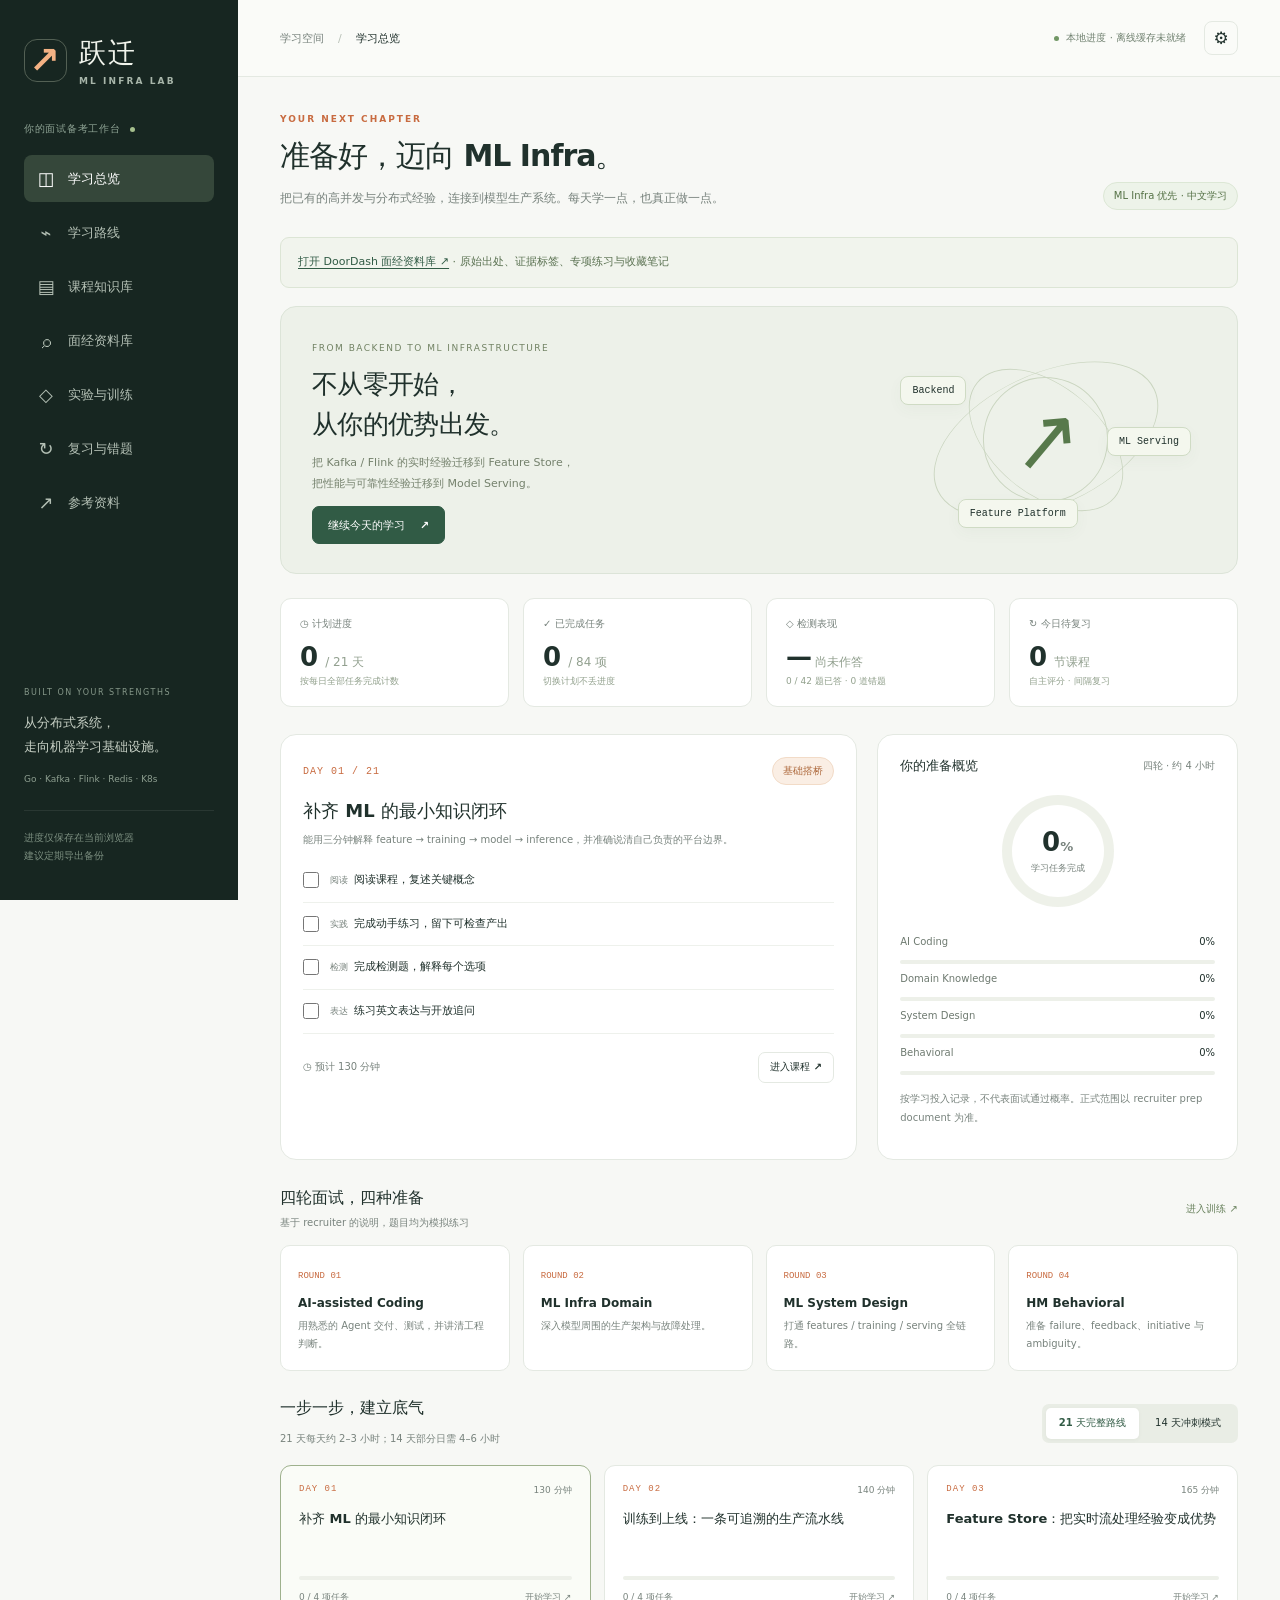
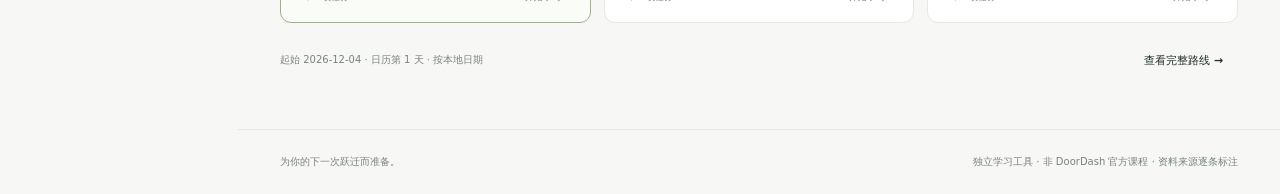
<file: index.html>
<!doctype html>
<html lang="zh-CN">
<head>
  <meta charset="utf-8">
  <meta name="viewport" content="width=device-width,initial-scale=1">
  <meta name="theme-color" content="#172621">
  <meta name="description" content="为后端工程师设计的 14–21 天 DoorDash ML Infrastructure 中文面试备考工作台。课程、实战、模拟面试与本地学习进度。">
  <title>跃迁 · DoorDash ML Infra 备考工作台</title>
  <link rel="icon" href="./icon.svg" type="image/svg+xml">
  <link rel="manifest" href="./manifest.webmanifest">
  <link rel="stylesheet" href="./style.css">
  <link rel="stylesheet" href="./interview.css">
  <script defer src="./curriculum.js"></script>
  <script defer src="./interviews.js"></script>
  <script defer src="./interview-guides.js"></script>
  <script defer src="./interview-ui.js"></script>
  <script defer src="./app.js"></script>
</head>
<body>
  <a class="skip" href="#main">跳到主要内容</a>
  <aside class="sidebar" aria-label="主要导航">
    <a class="brand" href="#home"><span class="brand-mark">↗</span><span>跃迁<span class="brand-en">ML INFRA LAB</span></span></a>
    <div class="workspace-label">你的面试备考工作台 <span class="live-dot"></span></div>
    <nav id="navigation"></nav>
    <div class="sidebar-bottom"><div class="mini-label">BUILT ON YOUR STRENGTHS</div><p>从分布式系统，<br>走向机器学习基础设施。</p><div class="stack">Go · Kafka · Flink · Redis · K8s</div><div class="privacy-note">进度仅保存在当前浏览器<br>建议定期导出备份</div></div>
  </aside>
  <div class="shell">
    <header class="topbar"><div><span class="breadcrumb">学习空间</span><span class="separator">/</span><span id="page-name">学习总览</span></div><div class="top-actions"><span class="save-status" id="save-status">本地进度</span><button class="icon-btn" id="settings-button" aria-label="打开学习设置">⚙</button></div></header>
    <main id="main" tabindex="-1"></main>
    <footer>为你的下一次跃迁而准备。<span>独立学习工具 · 非 DoorDash 官方课程 · 资料来源逐条标注</span></footer>
  </div>
  <dialog id="settings-dialog" aria-labelledby="settings-title"><div class="dialog-head"><h2 id="settings-title">学习设置与备份</h2><button class="icon-btn" data-close="settings-dialog" aria-label="关闭设置">✕</button></div><div id="settings-content"></div></dialog>
  <div id="toast" role="status" aria-live="polite"></div>
  <noscript>请开启 JavaScript 使用课程、进度与复习功能。课程数据也可在离线包的 curriculum.js 中阅读。</noscript>
</body>
</html>
</file>
<file: style.css>
:root{--ink:#20312c;--muted:#78837d;--paper:#f7f8f5;--white:#fff;--line:#e4e9e2;--green:#315b45;--orange:#c86b40;--soft:#eaf0e8;--dark:#172621;--radius:16px;font-family:Inter,"PingFang SC","Microsoft YaHei",system-ui,sans-serif;color:var(--ink);background:var(--paper);font-synthesis:none}
*{box-sizing:border-box}body{margin:0}button,input,select,textarea{font:inherit}button,a,input,select,textarea{-webkit-tap-highlight-color:transparent}button{cursor:pointer}a{color:inherit;text-decoration:none}button:focus-visible,a:focus-visible,input:focus-visible,select:focus-visible,textarea:focus-visible,summary:focus-visible{outline:3px solid #d28d60;outline-offset:4px}button:disabled{opacity:.55;cursor:default}button{color:inherit}h1,h2,h3,h4,p{margin-top:0}button{touch-action:manipulation}.skip{position:fixed;left:20px;top:-60px;background:white;z-index:100;padding:12px}.skip:focus{top:10px}
.sidebar{position:fixed;width:238px;inset:0 auto 0 0;background:var(--dark);color:#f1f4ec;padding:35px 24px;z-index:10;display:flex;flex-direction:column}.brand{display:flex;gap:12px;align-items:center;font-weight:650;font-size:27px;letter-spacing:2px}.brand-mark{display:grid;place-items:center;width:43px;height:43px;border:1px solid #536054;border-radius:13px;color:#f4b284;font-size:37px;line-height:1}.brand-en{display:block;font-size:9px;letter-spacing:2.1px;color:#a8b6aa;margin-top:5px}.workspace-label{font-size:10px;color:#8fa495;margin:36px 0 19px;letter-spacing:.7px;display:flex;align-items:center;gap:10px}.live-dot{width:5px;height:5px;background:#a5bf8d;border-radius:50%}nav{display:grid;gap:7px}.nav-link{display:flex;align-items:center;gap:13px;padding:13px;border-radius:8px;color:#b4c0b5;font-size:13px;transition:background .2s}.nav-link:hover{background:#ffffff0a;color:white}.nav-link.active{color:#fff;background:#35473a}.nav-icon{width:18px;text-align:center;font-size:18px}.nav-count{margin-left:auto;background:#ffffff13;padding:2px 6px;border-radius:4px;font-size:10px}.sidebar-bottom{margin-top:auto;padding-top:40px}.mini-label{font-size:8px;letter-spacing:1.5px;color:#859789}.sidebar-bottom p{font-size:13px;line-height:1.9;color:#c7d0c5;margin:14px 0}.stack{font-size:9px;color:#8d9e90}.privacy-note{border-top:1px solid #ffffff14;margin-top:26px;padding-top:18px;color:#7c8f80;font-size:10px;line-height:1.8}.shell{margin-left:238px}.topbar{height:77px;border-bottom:1px solid var(--line);padding:0 42px;display:flex;justify-content:space-between;align-items:center;font-size:11px;background:#fafbf8}.breadcrumb{color:var(--muted)}.separator{color:#b8c0b7;padding:0 14px}.top-actions{display:flex;gap:18px;align-items:center}.save-status{color:#708170;font-size:10px}.save-status:before{content:"";display:inline-block;background:#719765;width:5px;height:5px;border-radius:50%;margin-right:7px}.icon-btn{border:1px solid var(--line);background:transparent;border-radius:8px;min-height:34px;min-width:34px;font-size:17px}.icon-btn:hover{background:var(--soft)}main{padding:37px 42px 50px;max-width:1560px;margin:auto;min-height:calc(100vh - 150px)}footer{padding:25px 42px;border-top:1px solid var(--line);font-size:10px;color:var(--muted);display:flex;justify-content:space-between;gap:12px}.eyebrow{font-size:9px;letter-spacing:2px;color:var(--orange);font-weight:650;margin-bottom:12px}.page-heading{display:flex;justify-content:space-between;align-items:flex-end;gap:24px;margin-bottom:27px}.page-heading h1{font-size:30px;font-weight:600;letter-spacing:-1px;margin:0 0 10px}.subtitle{color:var(--muted);font-size:12px;line-height:1.9;margin:0}.pill{font-size:10px;padding:6px 10px;border:1px solid var(--line);border-radius:20px;white-space:nowrap;background:white}.pill.green{background:#edf3e9;color:#547145;border-color:#dce7d5}.pill.orange{background:#faeee4;color:#ad683b;border-color:#f2dbc7}.pill.dark{background:var(--green);color:white;border-color:var(--green)}.hero{border:1px solid #dce4d8;border-radius:var(--radius);background:#edf1e9;position:relative;overflow:hidden;display:grid;grid-template-columns:1.5fr 1fr;margin-bottom:24px;min-height:214px}.hero-copy{padding:29px 31px;z-index:1}.hero h2{font-size:26px;font-weight:580;line-height:1.55;letter-spacing:-.7px;margin:9px 0}.hero p{font-size:11px;line-height:1.9;color:#74816c;max-width:400px}.hero-meta{font-size:9px;letter-spacing:1.5px;color:#718263}.hero-art{position:relative;min-height:180px;display:flex;align-items:center;justify-content:center}.orbit{position:absolute;width:240px;height:240px;border:1px solid #cbd6c1;border-radius:50%;transform:rotate(-25deg) scaleY(.55)}.orbit:nth-child(2){width:180px;height:180px;transform:rotate(40deg) scaleY(.6)}.orbit:nth-child(3){width:125px;height:125px;transform:rotate(10deg)}.orbit-label{position:absolute;border:1px solid #cfdbc4;background:#f4f7ee;padding:8px 11px;border-radius:8px;font-family:monospace;font-size:10px;box-shadow:0 5px 15px #4b654b0a}.orbit-label.one{left:12%;top:26%}.orbit-label.two{right:12%;top:45%}.orbit-label.three{left:27%;bottom:17%}.art-arrow{font-size:84px;font-weight:200;color:#57794b;transform:rotate(-5deg)}.button{display:inline-flex;align-items:center;justify-content:center;gap:8px;border:1px solid var(--line);background:white;border-radius:7px;padding:10px 15px;font-size:11px;min-height:38px;font-weight:550}.button:hover{filter:brightness(.97);border-color:#a7b8a1}.button.primary{background:var(--green);color:white;border-color:var(--green)}.button.small{font-size:10px;padding:7px 11px;min-height:31px}.button.danger{color:#a73d31}.button.ghost{border:0;background:transparent;padding-left:0}.arrow{margin-left:7px}.stats{display:grid;grid-template-columns:repeat(4,1fr);gap:14px;margin-bottom:27px}.stat{border:1px solid var(--line);background:white;border-radius:11px;padding:18px 19px}.stat-label{font-size:10px;color:var(--muted);display:flex;align-items:center;gap:8px}.stat-value{font-size:26px;letter-spacing:-1px;margin:11px 0 3px;font-weight:570}.stat-value span{font-size:12px;color:#92a08f;letter-spacing:0;font-weight:400}.stat-note{font-size:9px;color:#91a08c}.section-head{display:flex;justify-content:space-between;align-items:center;gap:12px;margin:28px 0 15px}.section-head h2{font-size:16px;font-weight:600;margin:0}.section-head p{font-size:10px;color:var(--muted);margin:7px 0 0}.section-head a{font-size:10px;color:#69825d}.dashboard-grid{display:grid;grid-template-columns:1.6fr 1fr;gap:20px}.panel{background:white;border:1px solid var(--line);border-radius:var(--radius);padding:22px}.today-head{display:flex;justify-content:space-between;gap:10px;align-items:center}.today-day{font-family:monospace;font-size:10px;color:var(--orange);letter-spacing:1px}.today-title{font-size:18px;font-weight:600;margin:14px 0 8px}.meta{font-size:10px;color:var(--muted);line-height:1.8}.task{display:flex;gap:11px;align-items:flex-start;padding:12px 0;border-bottom:1px solid #eef1ec;font-size:11px;line-height:1.7;cursor:pointer}.task:last-child{border:0}.task input{accent-color:var(--green);width:16px;height:16px;margin:1px 0 0;flex-shrink:0}.task:has(input:checked) .task-title{text-decoration:line-through;color:var(--muted)}.task-kind{font-size:9px;color:var(--muted);margin-right:6px}.task strong{font-weight:500}.panel-foot{display:flex;justify-content:space-between;align-items:center;gap:10px;margin-top:18px}.progress-ring{height:112px;width:112px;border-radius:50%;background:conic-gradient(var(--green) var(--pct),#eef1e9 0);display:grid;place-items:center;margin:20px auto}.ring-inner{height:92px;width:92px;border-radius:50%;background:white;display:flex;align-items:center;justify-content:center;flex-direction:column}.ring-inner strong{font-size:26px;font-weight:550}.ring-inner span{font-size:9px;color:var(--muted);margin-top:5px}.round-row{display:flex;justify-content:space-between;gap:10px;font-size:10px;padding:9px 0}.round-name{color:#6e7a70}.round-value{font-variant-numeric:tabular-nums}.bar{height:4px;border-radius:5px;background:#edf0e9;overflow:hidden;margin-top:4px}.bar i{display:block;height:100%;background:#8da77d;border-radius:5px;transition:width .25s}.round-cards{display:grid;grid-template-columns:repeat(4,1fr);gap:13px}.round-card{border:1px solid var(--line);border-radius:10px;padding:17px;background:#fff}.round-number{font-family:monospace;font-size:9px;color:var(--orange)}.round-card h3{font-size:12px;margin:14px 0 7px;font-weight:600}.round-card p{font-size:10px;color:var(--muted);line-height:1.8;margin:0}.roadmap-head{display:flex;justify-content:space-between;gap:12px;align-items:center;margin:27px 0 17px}.segmented{background:#e9ede5;border-radius:7px;padding:4px;display:inline-flex;gap:3px}.segmented button{border:0;background:transparent;padding:7px 13px;font-size:10px;border-radius:5px;min-height:31px}.segmented button.selected{background:white;box-shadow:0 1px 4px #162c1b0b;color:var(--green);font-weight:600}.roadmap-preview{display:grid;grid-template-columns:repeat(3,1fr);gap:13px}.day-card{background:white;border:1px solid var(--line);border-radius:11px;padding:18px;position:relative;display:flex;flex-direction:column;gap:11px;min-height:158px}.day-card.current{border-color:#9eb18d;background:#fafcf7}.day-card.complete{background:#f0f5ec}.day-top{display:flex;justify-content:space-between;gap:10px;font-size:9px;color:var(--muted)}.day-index{color:var(--orange);font-family:monospace;letter-spacing:1px}.day-card h3{font-size:13px;line-height:1.7;font-weight:550;margin:0;min-height:44px}.day-card .bar{margin-top:auto}.day-card:hover{border-color:#91a581}.day-bottom{display:flex;justify-content:space-between;align-items:center;font-size:9px;color:var(--muted)}.roadmap-list{display:grid;gap:14px}.roadmap-day{display:grid;grid-template-columns:70px 1fr auto;gap:20px;padding:22px;background:#fff;border:1px solid var(--line);border-radius:12px;align-items:start}.roadmap-day.current{border-color:#8ea57b}.large-day{font-family:monospace;font-size:27px;line-height:1.2;color:#8ca17e}.large-day span{font-family:inherit;display:block;font-size:9px;letter-spacing:2px;color:#8a9784;margin-bottom:6px}.roadmap-day h3{font-size:14px;font-weight:550;margin:0 0 9px}.lesson-links{display:flex;flex-wrap:wrap;gap:8px;margin-top:13px}.lesson-chip{font-size:10px;border:1px solid var(--line);background:#f7f9f4;border-radius:6px;padding:7px 9px}.lesson-chip:hover{border-color:#9bb18c}.phase-label{font-size:9px;color:var(--orange);letter-spacing:1px;margin:24px 0 12px}.notice{background:#f1f4ed;border:1px solid #dce5d5;border-radius:9px;font-size:11px;line-height:1.9;padding:14px 17px;margin:18px 0;color:#5a7151}.notice.warning{background:#fff5e9;border-color:#efdabd;color:#8a6439}.catalog{display:grid;grid-template-columns:repeat(3,1fr);gap:16px}.lesson-card{display:flex;flex-direction:column;border:1px solid var(--line);border-radius:12px;background:white;padding:20px;gap:12px}.lesson-card h2{font-size:15px;line-height:1.7;font-weight:550;margin:0}.lesson-card p{font-size:11px;line-height:1.9;color:var(--muted);margin:0}.lesson-card .button{margin-top:auto}.search{border:1px solid var(--line);background:white;border-radius:8px;padding:11px 14px;width:100%;font-size:12px;min-height:42px}.filters{display:flex;gap:9px;flex-wrap:wrap;margin:19px 0}.filter{border:1px solid var(--line);border-radius:20px;background:white;padding:7px 12px;font-size:10px;min-height:34px}.filter.active{background:var(--green);color:#fff;border-color:var(--green)}.lesson-layout{display:grid;grid-template-columns:minmax(0,1fr) 245px;gap:25px;align-items:start}.article{background:white;border:1px solid var(--line);border-radius:var(--radius);padding:30px;min-width:0}.article h2{font-size:18px;margin:31px 0 14px;font-weight:600}.article h2:first-child{margin-top:0}.article p{font-size:13px;line-height:2.1;color:#546358;overflow-wrap:anywhere}.term-box{font-size:11px;line-height:2;color:#8d673e;background:#fbf5eb;border:1px solid #efe3d1;padding:14px 17px;border-radius:8px;margin-bottom:23px}.article .lab{padding:20px;border:1px solid #dce6d4;background:#f5f8f1;border-radius:10px;margin:25px 0}.article .lab h2{margin:0 0 12px;font-size:15px}.english{border-left:3px solid #abbd9c;background:#f7f9f5;padding:17px 20px;font-size:13px;line-height:1.9;font-family:Georgia,serif;margin:20px 0}.sticky{position:sticky;top:24px}.lesson-aside .panel{padding:20px;margin-bottom:15px}.lesson-aside h3{font-size:12px;font-weight:550;margin-bottom:13px}.lesson-aside .task{font-size:10px}.lesson-aside .meta{font-size:9px}.quiz-question{border:1px solid var(--line);border-radius:10px;padding:20px;margin:15px 0}.quiz-question h3{font-size:13px;line-height:1.9;font-weight:550;margin-bottom:14px}.quiz-option{display:flex;width:100%;text-align:left;gap:10px;align-items:flex-start;background:#fafbf8;border:1px solid var(--line);padding:11px 12px;border-radius:7px;font-size:11px;line-height:1.7;margin:8px 0}.quiz-option:hover{background:#f0f4eb}.quiz-option.correct{border-color:#84a16f;background:#eef5e9}.quiz-option.wrong{border-color:#d6a18c;background:#fcf0e9}.quiz-result{font-size:11px;line-height:1.9;padding:12px;background:#f3f6ee;border-radius:7px;margin-top:13px}.quiz-result.wrong{background:#fff1e8;color:#8b593b}.source-list{display:grid;gap:12px}.source-link{display:block;background:#fafbf8;border:1px solid var(--line);border-radius:8px;padding:13px;font-size:11px;line-height:1.8}.source-link strong{display:block;font-weight:550;color:#355d43}.source-link span{font-size:9px;color:var(--muted)}.source-link:hover{border-color:#9eb28e}.notes-label{font-size:11px;display:block;margin:15px 0 8px}textarea{width:100%;min-height:115px;border:1px solid var(--line);border-radius:8px;resize:vertical;background:#fcfdfb;padding:12px;font-size:12px;line-height:1.8;color:var(--ink)}.question-card{border:1px solid var(--line);border-radius:12px;padding:22px;background:white;margin:13px 0}.question-card h3{font-size:14px;line-height:1.8;font-weight:550;margin:13px 0}.question-actions{display:flex;flex-wrap:wrap;gap:8px;margin-top:14px}.answer{background:#f2f6ed;border-radius:7px;padding:16px;margin-top:15px;font-size:12px;line-height:1.9}.answer[hidden]{display:none}.empty{padding:45px;text-align:center;border:1px dashed #c8d2c1;border-radius:12px;color:var(--muted);font-size:12px;background:#fcfdfb}.review-grid{display:grid;grid-template-columns:1fr 1fr;gap:18px}.review-card{padding:22px;border:1px solid var(--line);border-radius:12px;background:white}.review-card h3{font-size:14px;line-height:1.7}.review-card p{font-size:11px;line-height:1.9;color:var(--muted)}.lab-tabs{display:flex;gap:8px;flex-wrap:wrap;margin-bottom:22px}.form-grid{display:grid;grid-template-columns:repeat(3,1fr);gap:15px;margin:20px 0}.field label{font-size:10px;color:var(--muted);display:block;margin-bottom:8px}.field input,.field select{width:100%;border:1px solid var(--line);border-radius:7px;padding:10px 12px;background:#fcfdf9;min-height:41px}.result-grid{display:grid;grid-template-columns:repeat(4,1fr);gap:12px;margin:22px 0}.result-item{border:1px solid var(--line);border-radius:8px;padding:15px}.result-item b{font-size:22px;display:block;font-weight:550}.result-item span{display:block;font-size:10px;margin-top:8px;color:var(--muted)}.diagram{border:1px solid var(--line);border-radius:12px;padding:23px;background:#f6f8f2;margin:20px 0;overflow:hidden}.diagram-label{font-size:9px;letter-spacing:1px;color:var(--orange);margin-bottom:14px}.diagram-flow{display:flex;gap:7px;align-items:center;flex-wrap:wrap}.diagram-node{padding:13px 10px;background:white;border:1px solid #d6e1cd;border-radius:7px;font-size:10px;flex:1;min-width:90px;text-align:center;line-height:1.7}.diagram-arrow{color:#8ea381}.diagram-offline{margin-top:22px;border-top:1px dashed #d2ddc7;padding-top:19px}.checklist{padding:0;list-style:none}.checklist li{font-size:12px;line-height:1.9;padding:7px 0}.checklist li:before{content:"↗";color:var(--orange);margin-right:10px}details{border:1px solid var(--line);border-radius:9px;background:#fff;margin:12px 0;padding:15px 18px;font-size:12px;line-height:1.9}summary{cursor:pointer;font-weight:550}details p{margin:13px 0 0;color:#65725f}pre{background:#1c2b25;color:#e2eada;padding:20px;border-radius:9px;overflow:auto;font-size:11px;line-height:1.9}code{font-family:"SFMono-Regular",Consolas,monospace;overflow-wrap:anywhere}.timer{display:flex;align-items:center;justify-content:space-between;gap:18px;background:#edf2e7;border:1px solid #d9e3d0;padding:18px 22px;border-radius:11px;margin:20px 0;flex-wrap:wrap}.timer-time{font-family:monospace;font-size:30px;font-variant-numeric:tabular-nums;letter-spacing:2px}.timer-controls{display:flex;gap:8px;align-items:center}.timer select{padding:7px;border:1px solid var(--line);border-radius:6px;background:white;font-size:11px}.resource-grid{display:grid;grid-template-columns:1fr 1fr;gap:17px}.resource-card{padding:22px;border:1px solid var(--line);border-radius:12px;background:white;display:flex;flex-direction:column;gap:12px}.resource-card h2{font-size:14px;line-height:1.8;margin:0;font-weight:550}.resource-card p{font-size:11px;line-height:1.9;color:var(--muted);margin:0}.resource-card a{margin-top:auto}.resource-org{font-size:10px;color:var(--orange);display:flex;justify-content:space-between;gap:8px}.backup-grid{display:grid;grid-template-columns:1fr 1fr;gap:18px}.backup-grid h2{font-size:16px}.backup-grid p{font-size:12px;line-height:1.9;color:var(--muted)}.inline-field{display:flex;gap:10px;align-items:center;margin:15px 0}.inline-field input{border:1px solid var(--line);padding:9px;border-radius:6px;max-width:100%}dialog{border:1px solid var(--line);border-radius:17px;padding:25px;max-width:540px;width:calc(100% - 32px);max-height:90vh;color:var(--ink);box-shadow:0 30px 100px #11221622}dialog::backdrop{background:#14251b66;backdrop-filter:blur(3px)}.dialog-head{display:flex;align-items:center;justify-content:space-between;gap:16px;margin-bottom:20px}.dialog-head h2{font-size:18px;margin:0}dialog p{font-size:12px;line-height:1.9;color:var(--muted)}dialog .button{margin:5px 5px 5px 0}.danger-area{border-top:1px solid var(--line);margin-top:23px;padding-top:15px}.date-info{font-size:10px;color:var(--muted)}#toast{position:fixed;bottom:24px;left:calc(50% + 119px);transform:translate(-50%,20px);background:#243d2d;color:white;padding:13px 20px;border-radius:9px;font-size:12px;z-index:100;opacity:0;pointer-events:none;transition:.2s;max-width:90vw;text-align:center}#toast.show{opacity:1;transform:translate(-50%,0)}.sr-only{position:absolute;width:1px;height:1px;padding:0;margin:-1px;overflow:hidden;clip:rect(0,0,0,0);border:0}.timeline-note{font-size:10px;color:var(--muted);line-height:1.9;margin-top:14px}.tabular{font-variant-numeric:tabular-nums}.completed-banner{background:#eaf2e3;padding:17px;border-radius:9px;margin-bottom:20px;font-size:12px;color:#456337}.star-fields{display:grid;grid-template-columns:1fr 1fr;gap:15px}.star-fields .wide{grid-column:1/-1}.chart-row{display:grid;grid-template-columns:75px 1fr 65px;gap:12px;align-items:center;font-size:10px;margin:12px 0}.chart-row .bar{height:12px;margin:0}.chart-row b{text-align:right;font-weight:500}.text-link{color:var(--green);text-decoration:underline;text-underline-offset:3px}.no-margin{margin:0}.mobile-word{display:none}
@media(min-width:1500px){main{padding-top:45px}.hero{min-height:245px}.hero-copy{padding:37px 39px}.hero h2{font-size:31px}.hero-art{min-height:220px}.orbit{width:300px;height:300px}.orbit:nth-child(2){width:235px;height:235px}.orbit:nth-child(3){width:165px;height:165px}.art-arrow{font-size:108px}}
@media(max-width:1150px){.sidebar{width:210px;padding:30px 20px}.shell{margin-left:210px}.topbar{padding:0 27px}main{padding:30px 27px}.catalog{grid-template-columns:1fr 1fr}.lesson-layout{grid-template-columns:minmax(0,1fr) 215px;gap:17px}.hero-copy{padding:25px}.hero h2{font-size:24px}.orbit-label.one{left:3%}.orbit-label.two{right:3%}.dashboard-grid{grid-template-columns:1.4fr 1fr}footer{padding:25px 27px}.round-cards{gap:9px}.round-card{padding:14px}.round-card h3{font-size:11px}#toast{left:calc(50% + 105px)}}
@media(max-width:900px){.sidebar{width:174px;padding:25px 15px}.shell{margin-left:174px}.brand{font-size:23px;gap:9px}.brand-mark{width:36px;height:36px}.brand-en{font-size:7px}.nav-link{font-size:11px;padding:12px 9px;gap:9px}.workspace-label{font-size:9px}.sidebar-bottom p{font-size:11px}.stack{font-size:8px}.hero{grid-template-columns:1.5fr 1fr}.hero h2{font-size:22px}.hero-art .orbit{width:170px;height:170px}.orbit-label{font-size:8px;padding:6px 8px}.stats{gap:9px}.stat{padding:15px 13px}.stat-value{font-size:24px}.dashboard-grid{grid-template-columns:1fr}.round-cards{grid-template-columns:1fr 1fr}.roadmap-preview{grid-template-columns:1fr 1fr}.roadmap-preview .day-card:last-child{display:none}.lesson-layout{grid-template-columns:1fr}.sticky{position:static}.lesson-aside{display:grid;grid-template-columns:1fr 1fr;gap:15px}.article{padding:24px}.page-heading h1{font-size:26px}.result-grid{grid-template-columns:1fr 1fr}.hero-copy{padding:23px}.hero p{font-size:10px}.resource-grid{grid-template-columns:1fr}.page-heading{align-items:flex-start}.roadmap-day{grid-template-columns:50px 1fr;gap:15px}.roadmap-day>.button{grid-column:2}.review-grid{grid-template-columns:1fr}footer{flex-direction:column;line-height:1.7}#toast{left:calc(50% + 87px)}}
@media(max-width:650px){.sidebar{position:fixed;inset:auto 0 0;width:auto;padding:0;height:68px;border-top:1px solid #ffffff1a;background:#172621f5;backdrop-filter:blur(10px)}.sidebar .brand,.workspace-label,.sidebar-bottom{display:none}nav{display:flex;gap:0;height:100%;justify-content:space-around;padding:6px}.nav-link{flex:1;justify-content:center;flex-direction:column;gap:4px;padding:7px 1px;font-size:9px;border-radius:7px}.nav-icon{font-size:18px}.nav-count{display:none}.nav-link.active{background:#ffffff0c;color:#d4e8c2}.shell{margin-left:0;padding-bottom:68px}.topbar{height:58px;padding:0 20px;font-size:10px}.top-actions{gap:10px}.save-status{font-size:9px}.topbar .icon-btn{border:0}main{padding:25px 18px 35px}.page-heading{gap:12px;margin-bottom:21px}.page-heading h1{font-size:25px;line-height:1.4;letter-spacing:-.5px}.page-heading>.pill{display:none}.eyebrow{font-size:8px;margin-bottom:10px;letter-spacing:1.5px}.subtitle{font-size:11px}.hero{min-height:225px;grid-template-columns:1fr .65fr;margin-bottom:17px}.hero-copy{padding:22px 0 22px 20px}.hero h2{font-size:22px;line-height:1.6}.hero p{font-size:10px}.hero-meta{font-size:7px}.hero-art{min-width:0;overflow:hidden}.hero-art .orbit{width:150px;height:150px}.orbit-label{font-size:7px;padding:6px}.orbit-label.one{left:2%;top:25%}.orbit-label.two{right:-1%;top:45%}.orbit-label.three{left:11%;bottom:19%}.art-arrow{font-size:65px}.stats{grid-template-columns:1fr 1fr;gap:10px;margin-bottom:22px}.stat{padding:15px}.stat-value{font-size:25px;margin:9px 0 3px}.stat-label{font-size:10px}.stat-note{font-size:9px}.dashboard-grid{gap:14px}.panel{padding:20px}.section-head{margin-top:23px}.section-head h2{font-size:15px}.today-title{font-size:17px}.round-cards{gap:10px}.round-card{padding:16px}.round-card h3{font-size:11px}.round-card p{font-size:10px}.roadmap-preview{gap:10px}.day-card{padding:15px;min-height:168px}.day-card h3{font-size:12px}.roadmap-head{align-items:flex-start}.roadmap-head .meta{font-size:9px;max-width:135px}.segmented button{padding:6px 9px;font-size:9px}.catalog{grid-template-columns:1fr}.lesson-card{padding:20px}.lesson-card h2{font-size:16px}.lesson-aside{grid-template-columns:1fr}.lesson-layout{display:flex;flex-direction:column}.lesson-aside{width:100%}.article{padding:22px 19px;width:100%}.article p{font-size:13px;line-height:2.05}.article h2{font-size:17px}.term-box{font-size:10px}.english{font-size:13px;padding:15px}.form-grid{grid-template-columns:1fr 1fr;gap:12px}.result-item{padding:13px}.result-item b{font-size:21px}.result-item span{font-size:9px}.diagram{padding:17px 13px}.diagram-flow{flex-direction:column}.diagram-node{width:100%;flex:0;padding:12px}.diagram-arrow{transform:rotate(90deg)}.diagram-offline .diagram-node{font-size:10px}.roadmap-day{padding:18px 15px;gap:10px;grid-template-columns:40px 1fr}.large-day{font-size:25px}.roadmap-day h3{font-size:13px}.lesson-links{gap:6px}.lesson-chip{font-size:9px}.backup-grid{grid-template-columns:1fr}.star-fields{grid-template-columns:1fr}.star-fields .wide{grid-column:auto}.question-card{padding:19px}.question-card h3{font-size:13px}.question-actions .button{font-size:10px;padding:8px 10px}.resource-card{padding:19px}.timer{padding:17px;gap:14px}.timer-time{font-size:28px}.timer-controls{flex-wrap:wrap}.chart-row{grid-template-columns:60px 1fr 55px}.pill{font-size:9px}footer{padding:23px 18px;font-size:9px}#toast{left:50%;bottom:83px;max-width:calc(100vw - 30px);width:max-content}.mobile-word{display:inline}.desktop-word{display:none}}
main:focus{outline:none}
@media(max-width:650px){input,select,textarea{font-size:16px!important}.segmented{flex-shrink:0}}
@media(prefers-reduced-motion:reduce){*{transition:none!important;scroll-behavior:auto!important}}
@media print{.sidebar,.topbar,footer,.button,.lesson-aside,.quiz-option,#toast{display:none!important}.shell{margin:0;padding:0}main{padding:0}.lesson-layout{display:block}.article{border:0;padding:0}body{background:white}.page-heading{margin-bottom:20px}.answer[hidden]{display:block}}
</file>
<file: interview.css>
.research-availability{border:1px solid #e6d7bd;border-radius:10px;padding:18px 21px;background:#faf5ea;color:#80643d;margin-bottom:19px;font-size:12px;line-height:1.9}
.research-availability strong{font-weight:600}.research-availability p{font-size:11px;margin:7px 0 0}

.research-kind{font-size:10px;line-height:1.7;font-weight:500;display:inline-block;border-radius:20px;padding:4px 9px;background:#eef1ed;color:#65735f;flex-shrink:0}
.research-kind-candidate{background:#eaf3e5;color:#4d7140}.research-kind-repost{background:#f9eddf;color:#9b683a}.research-kind-prep{background:#edf0f7;color:#65718e}.research-kind-official{background:#eef3f1;color:#50796b}

.research-toolbar{border:1px solid var(--line);border-radius:12px;background:white;padding:20px;margin:23px 0 20px}
.research-toolbar .search{background:#f9fbf6}
.research-filter-grid{display:grid;grid-template-columns:repeat(3,minmax(0,1fr));gap:15px;margin-top:17px}
.research-filter-grid label{display:block;font-size:10px;color:var(--muted);margin:0 0 7px}
.research-filter-grid select{width:100%;min-width:0;min-height:39px;padding:9px 11px;background:white;border:1px solid var(--line);border-radius:7px;font-size:11px;color:var(--ink)}
.research-filter-actions{display:flex;align-items:center;flex-wrap:wrap;gap:9px;margin-top:16px}
.research-filter-actions .filter{margin:0}
.research-filter-actions .button{margin-left:auto}
.research-result-heading{display:flex;justify-content:space-between;align-items:center;gap:15px;margin:20px 0 14px;color:var(--muted);font-size:10px}
.research-result-heading p{margin:0}.research-result-heading strong{color:var(--green);font-weight:600}
.research-cards{display:grid;grid-template-columns:repeat(2,minmax(0,1fr));gap:17px;align-items:start}
.research-card{padding:23px;background:white;border:1px solid var(--line);border-radius:13px;min-width:0;overflow-wrap:anywhere}
.research-card.is-read{border-color:#c9d9be}
.research-card-top{display:flex;align-items:center;justify-content:space-between;gap:10px;margin-bottom:13px}
.research-meta{font-size:9px;color:var(--muted);line-height:1.7;text-align:right}
.research-card h2{font-size:16px;font-weight:570;line-height:1.75;margin:0 0 8px}
.research-role{font-size:10px;color:#8a795f;line-height:1.9;margin:0 0 13px}
.research-summary{font-size:12px;line-height:1.95;color:#667361;margin:0 0 14px}
.research-tags{display:flex;flex-wrap:wrap;gap:6px;margin:12px 0}
.research-tags span{font-size:9px;line-height:1.7;padding:4px 7px;background:#f4f6f0;color:#7b8872;border-radius:5px}
.research-tags .research-round{background:#e9efe4;color:#5f7951}
.research-sources{display:flex;align-items:center;flex-wrap:wrap;gap:14px;margin:16px 0}
.research-source-link{font-size:10px;line-height:1.8;color:#436b36;text-decoration:underline;text-decoration-color:#b6c6aa;text-underline-offset:4px}
.research-source-link:hover{color:#263e1e;text-decoration-color:#426337}
.research-card details{font-size:11px;padding:13px 15px;background:#fcfdfb;margin:12px 0;min-width:0}
.research-card summary{line-height:1.9;font-size:11px}
.research-card details h3,.research-coverage h3{font-size:11px;margin:17px 0 8px;color:#516744;font-weight:600}
.research-card details p{font-size:11px;line-height:1.95}
.research-bullets{padding-left:17px;margin:10px 0}
.research-bullets li{font-size:11px;line-height:1.95;color:#607055;margin:7px 0}
.research-card .research-caveat{border-left:2px solid #d7bb96;padding-left:11px;color:#8b755c;margin-top:14px}

.research-lessons{display:flex;flex-wrap:wrap;gap:7px;align-items:center;margin-top:17px}
.research-lessons>span{font-size:9px;color:var(--muted);margin-right:2px}
.research-lessons>a{font-size:9px;line-height:1.8;border:1px solid #dfe7d8;background:#fafcf7;padding:5px 8px;border-radius:5px;color:#627854}
.research-lessons>a:hover{border-color:#9caf8d}
.research-card-actions{display:flex;flex-wrap:wrap;align-items:center;gap:8px;margin:18px 0 11px}
.research-card-actions .button{font-size:10px}
.research-card-actions .button.ghost{font-size:9px}
.research-note textarea{font-size:12px;min-height:100px}
.research-card .research-note{background:transparent;border-style:dashed;margin-bottom:0}
.research-empty p{margin:0 0 16px}
.research-coverage{margin:25px 0 0;background:#f4f7ef;padding:18px 21px}
.research-coverage summary{font-size:12px}
.research-coverage p{font-size:11px;line-height:1.95}
.research-query-list{display:flex;flex-wrap:wrap;gap:7px;margin:12px 0}
.research-query-list code{font-size:10px;line-height:1.8;background:#fff;border:1px solid #e2e7dc;border-radius:5px;padding:5px 9px;max-width:100%;overflow-wrap:anywhere}
.research-blocked{list-style:none;padding:0;margin:10px 0}
.research-blocked li{display:grid;grid-template-columns:minmax(0,1fr) minmax(0,1.3fr);gap:15px;padding:9px 0;border-bottom:1px solid #e3e9db;font-size:10px;line-height:1.8;color:#88927e;overflow-wrap:anywhere}
.research-blocked li:last-child{border:0}
@media(max-width:1100px){.research-cards{grid-template-columns:1fr}.research-card{padding:23px}}
@media(max-width:750px){.research-filter-grid{grid-template-columns:1fr 1fr}.research-filter-grid>div:last-child{grid-column:1/-1}}
@media(max-width:650px){.research-toolbar{padding:17px}.research-filter-grid{gap:12px}.research-filter-grid select{padding:9px 8px}.research-filter-actions{gap:6px}.research-filter-actions .filter{font-size:9px;padding:7px 9px}.research-filter-actions .button{font-size:9px}.research-card{padding:20px 17px}.research-card h2{font-size:16px}.research-meta{font-size:9px}.research-summary{font-size:12px}.research-card details{padding:12px}.research-card details p,.research-bullets li{font-size:12px}.research-result-heading{align-items:flex-start}.research-result-heading>span{text-align:right;max-width:130px;font-size:9px}.research-card-actions .button{min-height:37px}.research-note textarea{font-size:16px}.research-coverage{padding:17px}.research-blocked li{grid-template-columns:1fr;gap:4px}.research-query-list code{font-size:9px}}

/* Study content stays readable without opening source websites. */
.research-study-plan{display:flex;align-items:center;justify-content:space-between;gap:25px;padding:23px 26px;border:1px solid #d8e2d0;border-radius:12px;background:#edf3e7;margin-bottom:18px}
.research-study-plan strong{font-size:15px;font-weight:600}.research-study-plan p{font-size:12px;line-height:1.9;color:#65785b;margin:8px 0 0;max-width:580px}
.research-study-counts{display:grid;grid-template-columns:1fr 1fr;gap:12px 25px;flex-shrink:0;font-size:10px;color:#6c7f62}.research-study-counts b{display:block;font-size:23px;font-weight:550;color:#3c5b31;margin-bottom:4px}
.research-availability{padding:13px 17px;font-size:11px;line-height:1.8}.research-availability p{margin-top:4px}
.research-card h2{font-size:19px;line-height:1.6;letter-spacing:-.2px}.research-card h2 a:hover{color:var(--green);text-decoration:underline;text-underline-offset:4px}
.research-basis{font-size:10px;line-height:1.8;color:#8a795e;margin:8px 0 15px}.research-prompt{border-left:3px solid #ccd8c3;padding-left:14px;margin:18px 0}.research-prompt>span{font-size:10px;color:#6a805c;font-weight:600}.research-prompt p{font-size:13px;line-height:1.95;color:#43553f;margin:7px 0 0}
.research-answer-preview{background:#f5f8f0;border-radius:9px;padding:17px 18px;margin:18px 0}.research-answer-preview h3{font-size:12px;line-height:1.7;color:#46633a;margin:0 0 8px}.research-answer-preview p{font-size:13px;line-height:2;color:#53674a;margin:0}.research-open{width:100%;justify-content:space-between;font-size:12px;padding:12px 15px}.research-content-map{font-size:10px;line-height:1.9;color:#829076;margin:10px 0 16px}.research-card .research-evidence{margin-bottom:0}.research-evidence summary{overflow-wrap:anywhere}.research-note textarea{width:100%;max-width:100%;box-sizing:border-box}
.guide-back{font-size:12px;display:inline-block;margin-bottom:24px}.interview-guide{min-width:0;overflow-wrap:anywhere}.guide-basis{font-size:11px;line-height:1.9;color:#8a7457;padding:13px 17px;background:#faf5eb;border-left:3px solid #d7bd95;border-radius:0 7px 7px 0;margin:0 0 17px}.interview-guide>.research-card-actions{margin-bottom:23px}.interview-guide>.research-card-actions .button{font-size:11px;min-height:38px}
.guide-layout{display:grid;grid-template-columns:185px minmax(0,1fr);gap:29px;align-items:start}.guide-toc{position:sticky;top:23px;padding:17px 14px;border:1px solid var(--line);border-radius:11px;background:#fff;display:grid;gap:4px}.guide-toc strong{font-size:12px;padding:0 9px;margin:0 0 9px;color:#4b6342}.guide-toc button{display:block;width:100%;text-align:left;border:0;background:transparent;border-radius:6px;padding:9px;font-size:11px;line-height:1.6;color:#74816b}.guide-toc button:hover,.guide-toc button:focus-visible{background:#edf3e7;color:#3e5f31}.guide-reading{max-width:900px;min-width:0}.guide-section{background:#fff;border:1px solid var(--line);border-radius:13px;padding:28px 31px;margin:0 0 22px;min-width:0}.guide-section>h2{font-size:21px;letter-spacing:-.4px;line-height:1.6;font-weight:600;margin:0 0 23px;scroll-margin-top:24px}.guide-section>h2:focus{outline:0}.guide-section>h2:focus-visible{outline:2px solid #d28d60;outline-offset:6px;border-radius:3px}.guide-section h3{font-size:16px;line-height:1.8;font-weight:600;margin:25px 0 10px}.guide-section p,.guide-section li,.guide-section dd{font-size:15px;line-height:2.05;color:#4f6247}.guide-section p{margin:14px 0}.guide-section .research-bullets{margin:11px 0 18px;padding-left:21px}.guide-section li{margin:9px 0;padding-left:2px}.guide-section .guide-caption{font-size:12px;line-height:1.9;color:#839077}.guide-question{border-left:3px solid #7d9c67;padding:16px 19px;background:#f1f6eb;border-radius:0 9px 9px 0;margin-bottom:23px}.guide-question .eyebrow{display:block;letter-spacing:1px;color:#688455}.guide-question p{color:#344e2b;margin:7px 0 0;font-weight:500}
.guide-concepts{margin:0}.guide-concepts>div{padding:17px 0;border-bottom:1px solid #ebefe6}.guide-concepts>div:first-child{padding-top:0}.guide-concepts>div:last-child{border:0}.guide-concepts dt{font-size:14px;line-height:1.8;color:#38582c;font-weight:600}.guide-concepts dd{margin:7px 0 0}.guide-spoken-answer{border-radius:10px;padding:24px;background:#eaf1e3;border:1px solid #d8e5ce}.guide-spoken-answer .eyebrow{color:#577b42}.guide-spoken-answer p{font-size:16px;color:#3c5930;margin:10px 0 0;line-height:2.1}.guide-answer-step{border-bottom:1px solid #e8eee2;padding:4px 0 16px;margin-bottom:12px}.guide-answer-step:last-child{border:0;padding-bottom:0;margin-bottom:0}.guide-answer-step h3{display:flex;gap:12px;align-items:baseline;margin:15px 0 10px}.guide-answer-step h3>span{font-size:11px;font-family:monospace;color:#9bae8d;flex-shrink:0}.guide-architecture{max-width:100%;overflow-x:auto;white-space:pre;font-size:12px;line-height:2.1;padding:22px;margin:14px 0 25px;tab-size:2}.guide-worked-example{border:1px solid #e2dacb;border-radius:10px;padding:20px 23px;background:#fbf9f3}.guide-worked-example h3{margin-top:0;color:#7c6542}.guide-worked-example ol{padding-left:23px}.guide-worked-example p,.guide-worked-example li{color:#786a55;font-size:14px}.guide-worked-example .guide-conclusion{border-top:1px solid #e9e1d2;padding-top:15px;margin-bottom:0}.guide-followup-head{display:flex;align-items:flex-start;justify-content:space-between;gap:16px;margin-bottom:20px}.guide-followup-head p{font-size:12px;color:#7d8c73;margin:3px 0;line-height:1.9}.guide-followup-head .button{white-space:nowrap;flex-shrink:0}.guide-followup{padding:18px 20px;margin:12px 0;background:#fcfdf9;border-color:#e1e8d9}.guide-followup summary{font-size:15px;line-height:1.9;color:#405b34}.guide-q-number{font-family:monospace;font-size:11px;color:#8b9c7b;display:inline-block;margin-right:9px}.guide-followup .guide-followup-signal{font-size:12px;color:#89967e;margin:15px 0 0}.guide-followup-answer h3{margin-top:15px;font-size:13px;color:#5f7a4e}.guide-followup-answer p{font-size:14px;line-height:2.05}.guide-pitfall{padding:15px 19px;margin:14px 0;border-left:3px solid #cda981;background:#fcf8f1;border-radius:0 8px 8px 0}.guide-pitfall h3{font-size:14px;color:#886440;margin:0 0 7px}.guide-pitfall p{font-size:14px;margin:0}.guide-bridge{background:#edf3e8;border-radius:9px;padding:20px;margin-top:25px}.guide-bridge h3{margin:0 0 10px;color:#49693b}.guide-bridge p{margin:0}.guide-english{margin:0;border-left:3px solid #9cb18c;padding:19px 23px;background:#f4f7f0;font-size:16px;line-height:2;color:#49633e;overflow-wrap:anywhere;border-radius:0 9px 9px 0}.guide-exercise{padding:20px;border:1px solid #dce6d3;border-radius:10px;background:#f8faf5}.guide-exercise>h3:first-child{margin-top:0}.guide-exercise p,.guide-exercise li{font-size:14px}.guide-rubric{padding-left:22px}.guide-rubric li{padding:9px 0 9px 6px;border-bottom:1px dashed #dce5d3;font-size:14px}.guide-section .research-note{padding:18px;background:#f9fbf6}.guide-section .research-note summary{font-size:14px}.guide-section .research-note textarea{min-height:190px;font-size:15px;line-height:1.9}.guide-section .research-evidence{background:#f8faf5;margin-top:25px}.guide-section .research-evidence p{font-size:12px;line-height:1.95}.guide-section .research-evidence summary{font-size:12px}.guide-section .research-source-link{font-size:12px}.guide-section .research-lessons>span,.guide-section .research-lessons>a{font-size:11px}.guide-download{margin-bottom:20px}
@media(max-width:1150px){.guide-layout{grid-template-columns:155px minmax(0,1fr);gap:18px}.guide-toc{padding:15px 9px}.guide-section{padding:25px}.guide-section>h2{font-size:19px}.guide-section p,.guide-section li,.guide-section dd{font-size:14px}.guide-followup-head{flex-direction:column;gap:10px}.research-study-plan{align-items:flex-start}.research-study-counts{gap:12px 18px}}
@media(max-width:900px){.guide-layout{display:block}.guide-toc{position:static;display:flex;flex-wrap:wrap;gap:6px;margin-bottom:20px;padding:14px}.guide-toc strong{width:100%;margin-bottom:4px}.guide-toc button{width:auto;border:1px solid #e4eadc;font-size:10px;padding:7px 10px}.research-study-plan{flex-direction:column;gap:19px}.research-study-counts{grid-template-columns:repeat(4,minmax(0,1fr));width:100%;border-top:1px solid #d5dfcd;padding-top:16px}}
@media(max-width:650px){.research-study-plan{padding:19px}.research-study-plan p{font-size:12px}.research-study-counts{gap:12px;font-size:9px}.research-study-counts b{font-size:22px}.research-availability{font-size:11px;line-height:1.9;padding:14px}.research-card h2{font-size:19px}.research-prompt p,.research-answer-preview p{font-size:13px}.research-answer-preview{padding:16px}.research-content-map{font-size:10px}.research-card-actions .button{font-size:11px;min-height:41px}.research-card .research-note summary,.research-card .research-evidence summary{font-size:12px}.guide-back{margin-bottom:19px}.guide-basis{font-size:11px;padding:13px 15px}.guide-layout{margin-top:5px}.guide-toc{padding:14px;gap:7px}.guide-toc button{min-height:37px;font-size:11px;padding:7px 9px}.guide-section{padding:23px 18px;margin-bottom:17px;border-radius:11px}.guide-section>h2{font-size:18px;line-height:1.7;margin-bottom:20px;letter-spacing:-.2px}.guide-section p,.guide-section li,.guide-section dd{font-size:14px;line-height:2.05}.guide-question{padding:16px 15px}.guide-question .eyebrow{font-size:8px}.guide-section h3{font-size:15px}.guide-concepts dt{font-size:14px}.guide-spoken-answer{padding:19px 17px}.guide-spoken-answer p{font-size:15px;line-height:2.1}.guide-architecture{font-size:11px;padding:17px}.guide-worked-example{padding:17px 15px}.guide-worked-example p,.guide-worked-example li{font-size:13px}.guide-followup-head .button{font-size:11px;min-height:39px}.guide-followup{padding:16px 14px}.guide-followup summary{font-size:14px}.guide-followup .guide-followup-signal{font-size:11px}.guide-followup-answer p{font-size:14px}.guide-pitfall{padding:15px}.guide-pitfall h3,.guide-pitfall p{font-size:13px}.guide-bridge{padding:17px}.guide-english{font-size:15px;padding:17px}.guide-exercise{padding:17px 15px}.guide-exercise p,.guide-exercise li{font-size:13px}.guide-section .guide-caption{font-size:11px}.guide-section .research-note{padding:15px}.guide-section .research-evidence{padding:15px}.guide-section .research-evidence p{font-size:11px}.guide-section .research-lessons>a{font-size:10px}.guide-reading>.button{min-height:43px}.interview-guide>.research-card-actions{gap:8px}}
@media print{.guide-toc,.guide-back,.guide-basis,.guide-download,.guide-section .research-note{display:none!important}.guide-layout{display:block}.guide-reading{max-width:none}.guide-section{border:0;padding:8px 0;break-inside:auto}.guide-section>h2{break-after:avoid}.guide-section p,.guide-section li,.guide-section dd{font-size:11px}.guide-followup::details-content{display:block}.guide-followup{break-inside:avoid}.guide-architecture{white-space:pre-wrap;background:#fff;color:#263c20;border:1px solid #ddd}.guide-spoken-answer,.guide-question{background:white}.guide-english{font-size:12px}.guide-reading>.button{display:none!important}}
.research-handbook{display:flex;align-items:center;flex-wrap:wrap;gap:12px;margin:0 0 18px}.research-handbook span{font-size:11px;color:var(--muted);line-height:1.8}.research-handbook .button{font-size:11px;min-height:38px}
</file>
